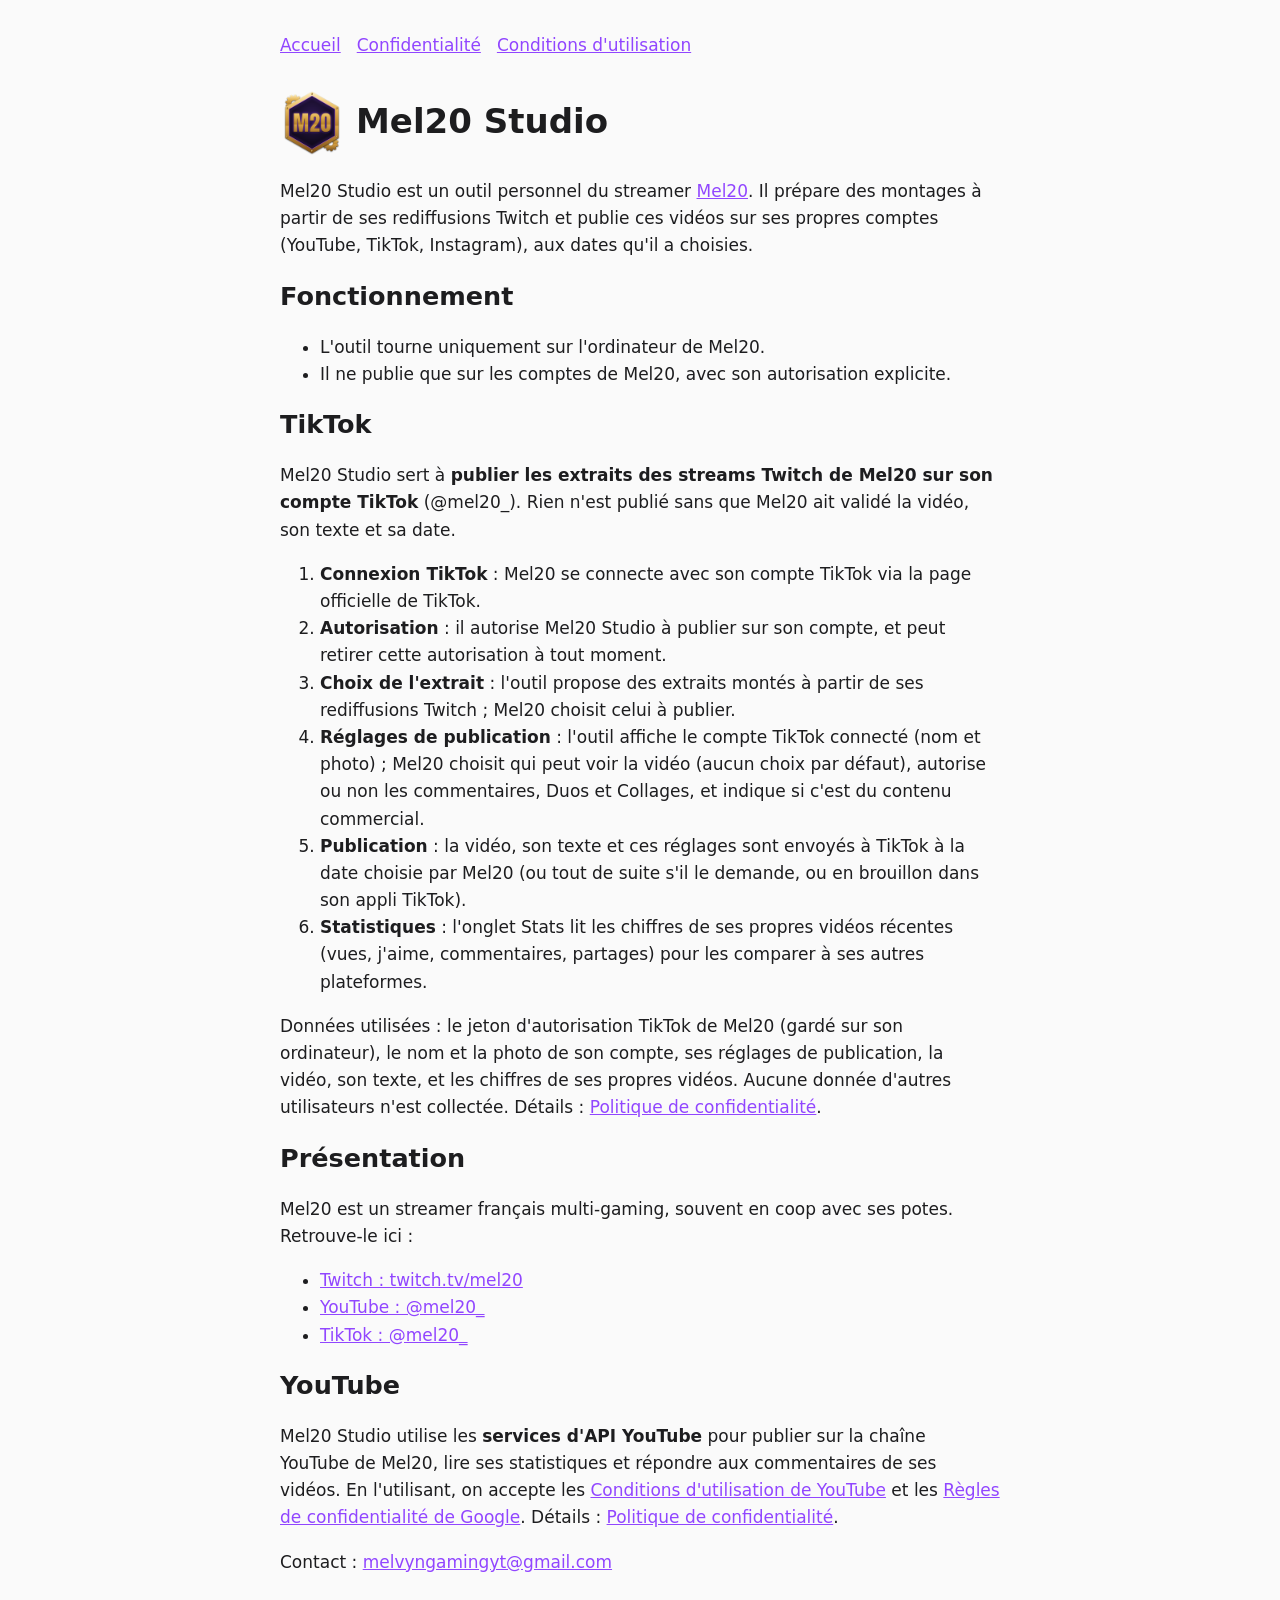
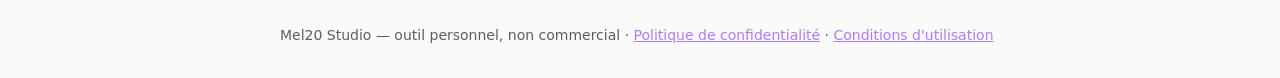
<file: index.html>
<!doctype html>
<html lang="fr">
<head>
<meta charset="utf-8">
<meta name="viewport" content="width=device-width, initial-scale=1">
<title>Mel20 Studio</title>
<link rel="icon" type="image/svg+xml" href="logo.svg">
<link rel="icon" type="image/png" href="logo.png">
<link rel="stylesheet" href="style.css">
</head>
<body>
<nav><a href="index.html">Accueil</a><a href="confidentialite.html">Confidentialité</a><a href="conditions.html">Conditions d'utilisation</a></nav>

<h1><img src="logo.svg" alt="Logo Mel20 Studio" class="logo" style="height:64px">Mel20 Studio</h1>
<p>Mel20 Studio est un outil personnel du streamer <a href="https://www.twitch.tv/mel20">Mel20</a>.
Il prépare des montages à partir de ses rediffusions Twitch et publie ces vidéos sur ses propres comptes
(YouTube, TikTok, Instagram), aux dates qu'il a choisies.</p>

<h2>Fonctionnement</h2>
<ul>
  <li>L'outil tourne uniquement sur l'ordinateur de Mel20.</li>
  <li>Il ne publie que sur les comptes de Mel20, avec son autorisation explicite.</li>
</ul>

<h2>TikTok</h2>
<p>Mel20 Studio sert à <strong>publier les extraits des streams Twitch de Mel20 sur son compte TikTok</strong> (@mel20_).
Rien n'est publié sans que Mel20 ait validé la vidéo, son texte et sa date.</p>
<ol>
  <li><strong>Connexion TikTok</strong> : Mel20 se connecte avec son compte TikTok via la page officielle de TikTok.</li>
  <li><strong>Autorisation</strong> : il autorise Mel20 Studio à publier sur son compte, et peut retirer cette autorisation à tout moment.</li>
  <li><strong>Choix de l'extrait</strong> : l'outil propose des extraits montés à partir de ses rediffusions Twitch ; Mel20 choisit celui à publier.</li>
  <li><strong>Réglages de publication</strong> : l'outil affiche le compte TikTok connecté (nom et photo) ; Mel20 choisit qui peut
  voir la vidéo (aucun choix par défaut), autorise ou non les commentaires, Duos et Collages, et indique si c'est du contenu commercial.</li>
  <li><strong>Publication</strong> : la vidéo, son texte et ces réglages sont envoyés à TikTok à la date choisie par Mel20
  (ou tout de suite s'il le demande, ou en brouillon dans son appli TikTok).</li>
  <li><strong>Statistiques</strong> : l'onglet Stats lit les chiffres de ses propres vidéos récentes (vues, j'aime, commentaires,
  partages) pour les comparer à ses autres plateformes.</li>
</ol>
<p>Données utilisées : le jeton d'autorisation TikTok de Mel20 (gardé sur son ordinateur), le nom et la photo de son compte,
ses réglages de publication, la vidéo, son texte, et les chiffres de ses propres vidéos.
Aucune donnée d'autres utilisateurs n'est collectée. Détails : <a href="confidentialite.html">Politique de confidentialité</a>.</p>

<h2>Présentation</h2>
<p>Mel20 est un streamer français multi-gaming, souvent en coop avec ses potes. Retrouve-le ici :</p>
<ul>
  <li><a href="https://www.twitch.tv/mel20">Twitch : twitch.tv/mel20</a></li>
  <li><a href="https://www.youtube.com/@mel20_">YouTube : @mel20_</a></li>
  <li><a href="https://www.tiktok.com/@mel20_">TikTok : @mel20_</a></li>
</ul>

<h2>YouTube</h2>
<p>Mel20 Studio utilise les <strong>services d'API YouTube</strong> pour publier sur la chaîne YouTube de Mel20, lire ses statistiques
et répondre aux commentaires de ses vidéos. En l'utilisant, on accepte les
<a href="https://www.youtube.com/t/terms">Conditions d'utilisation de YouTube</a> et les
<a href="https://policies.google.com/privacy">Règles de confidentialité de Google</a>.
Détails : <a href="confidentialite.html">Politique de confidentialité</a>.</p>

<p>Contact : <a href="mailto:melvyngamingyt@gmail.com">melvyngamingyt@gmail.com</a></p>

<footer>Mel20 Studio — outil personnel, non commercial ·
<a href="confidentialite.html">Politique de confidentialité</a> · <a href="conditions.html">Conditions d'utilisation</a></footer>
</body>
</html>
</file>
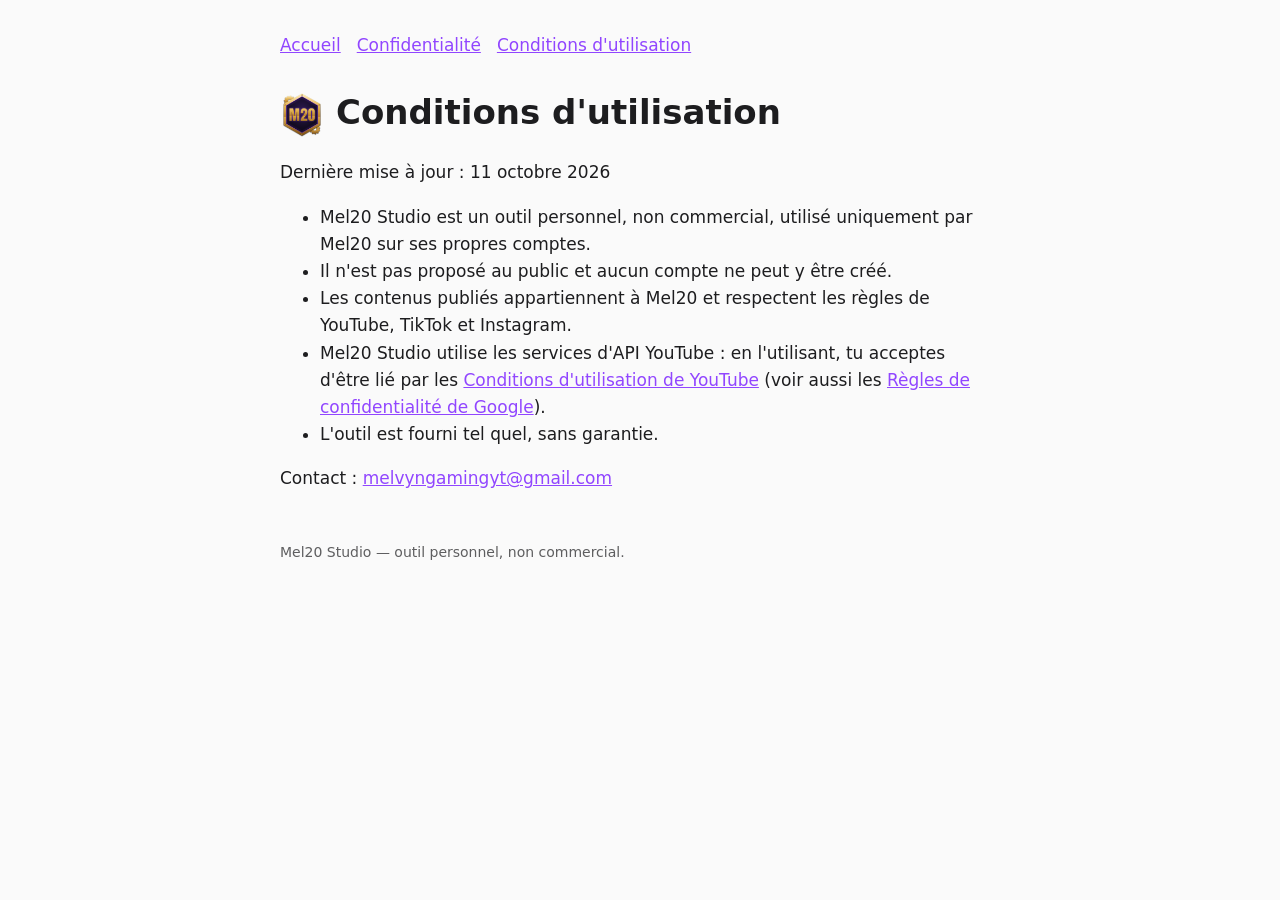
<file: conditions.html>
<!doctype html>
<html lang="fr">
<head>
<meta charset="utf-8">
<meta name="viewport" content="width=device-width, initial-scale=1">
<title>Conditions — Mel20 Studio</title>
<link rel="icon" type="image/svg+xml" href="logo.svg">
<link rel="icon" type="image/png" href="logo.png">
<link rel="stylesheet" href="style.css">
</head>
<body>
<nav><a href="index.html">Accueil</a><a href="confidentialite.html">Confidentialité</a><a href="conditions.html">Conditions d'utilisation</a></nav>

<h1><img src="logo.svg" alt="Logo Mel20" class="logo">Conditions d'utilisation</h1>
<p>Dernière mise à jour : 11 octobre 2026</p>

<ul>
  <li>Mel20 Studio est un outil personnel, non commercial, utilisé uniquement par Mel20 sur ses propres comptes.</li>
  <li>Il n'est pas proposé au public et aucun compte ne peut y être créé.</li>
  <li>Les contenus publiés appartiennent à Mel20 et respectent les règles de YouTube, TikTok et Instagram.</li>
  <li>Mel20 Studio utilise les services d'API YouTube : en l'utilisant, tu acceptes d'être lié par les
  <a href="https://www.youtube.com/t/terms">Conditions d'utilisation de YouTube</a>
  (voir aussi les <a href="https://policies.google.com/privacy">Règles de confidentialité de Google</a>).</li>
  <li>L'outil est fourni tel quel, sans garantie.</li>
</ul>

<p>Contact : <a href="mailto:melvyngamingyt@gmail.com">melvyngamingyt@gmail.com</a></p>

<footer>Mel20 Studio — outil personnel, non commercial.</footer>
</body>
</html>
</file>
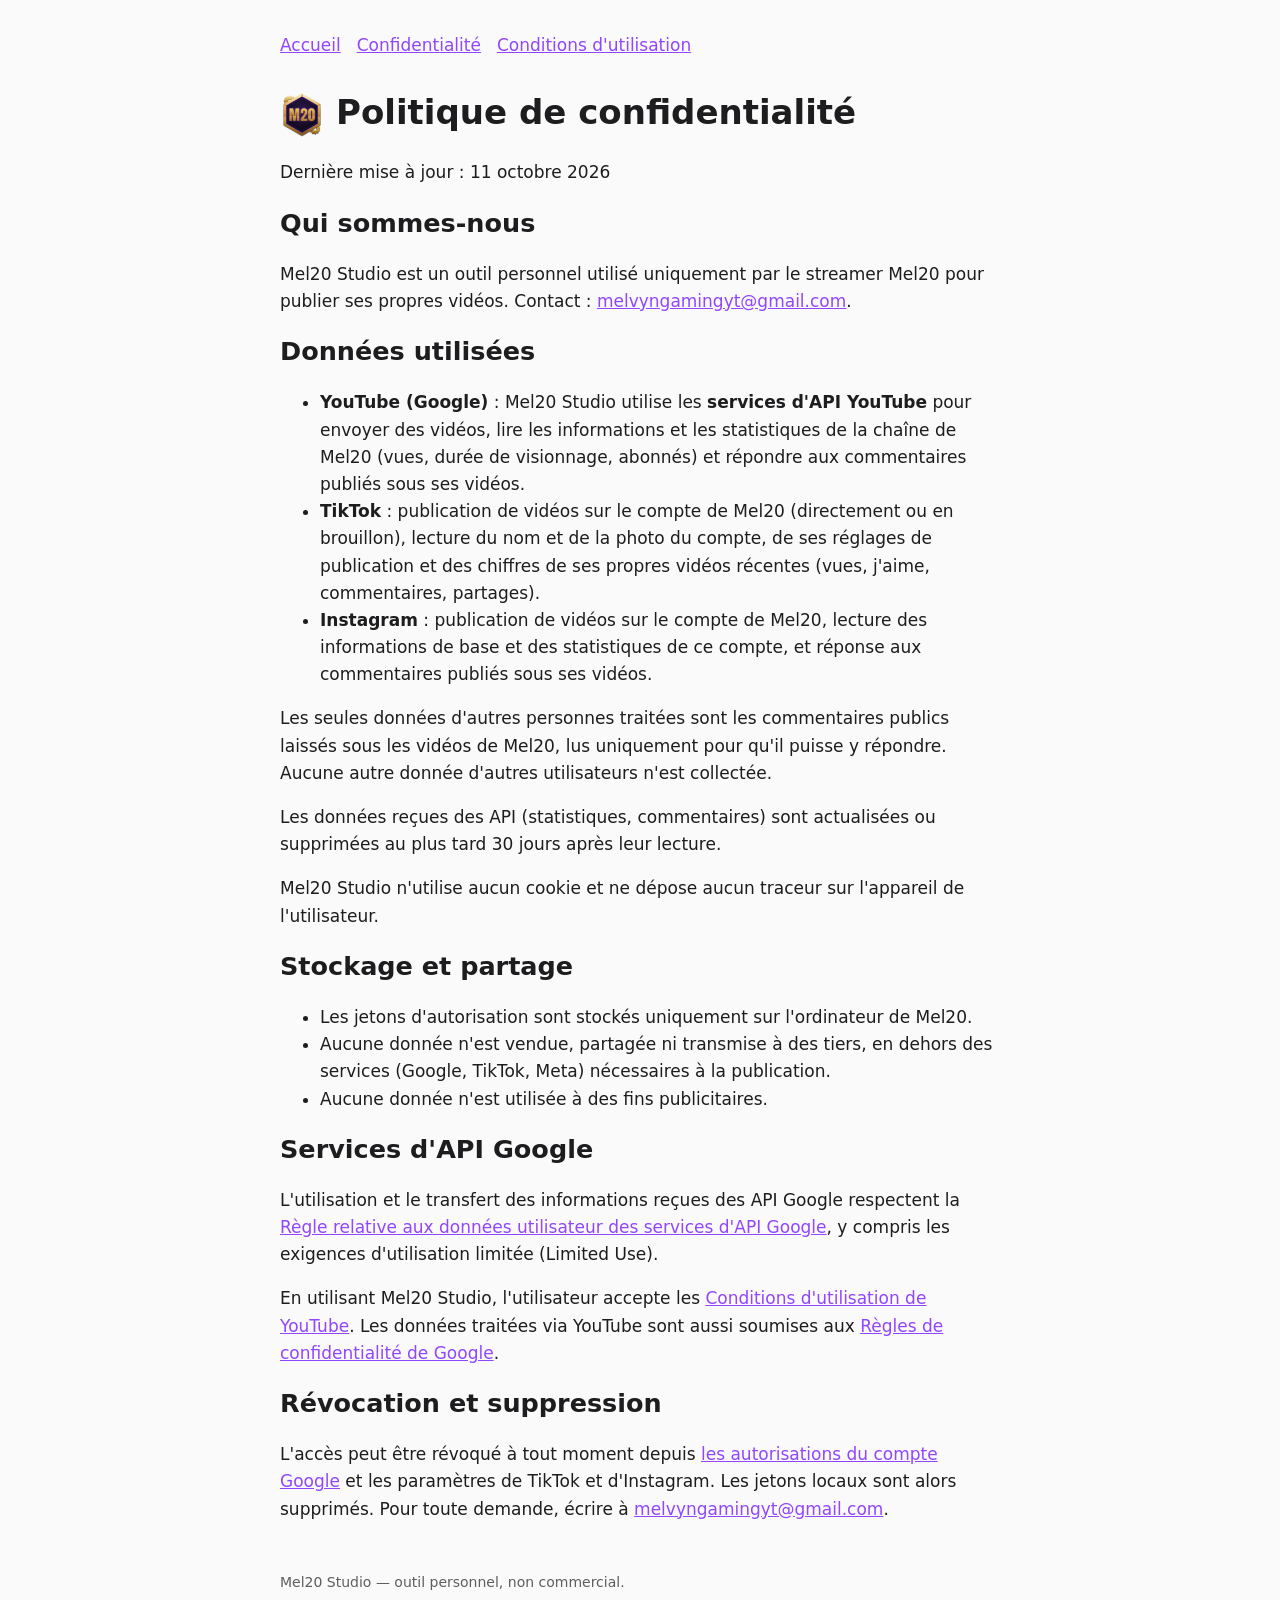
<file: confidentialite.html>
<!doctype html>
<html lang="fr">
<head>
<meta charset="utf-8">
<meta name="viewport" content="width=device-width, initial-scale=1">
<title>Confidentialité — Mel20 Studio</title>
<link rel="icon" type="image/svg+xml" href="logo.svg">
<link rel="icon" type="image/png" href="logo.png">
<link rel="stylesheet" href="style.css">
</head>
<body>
<nav><a href="index.html">Accueil</a><a href="confidentialite.html">Confidentialité</a><a href="conditions.html">Conditions d'utilisation</a></nav>

<h1><img src="logo.svg" alt="Logo Mel20" class="logo">Politique de confidentialité</h1>
<p>Dernière mise à jour : 11 octobre 2026</p>

<h2>Qui sommes-nous</h2>
<p>Mel20 Studio est un outil personnel utilisé uniquement par le streamer Mel20 pour publier ses propres vidéos.
Contact : <a href="mailto:melvyngamingyt@gmail.com">melvyngamingyt@gmail.com</a>.</p>

<h2>Données utilisées</h2>
<ul>
  <li><strong>YouTube (Google)</strong> : Mel20 Studio utilise les <strong>services d'API YouTube</strong> pour envoyer des vidéos,
  lire les informations et les statistiques de la chaîne de Mel20 (vues, durée de visionnage, abonnés) et répondre aux commentaires
  publiés sous ses vidéos.</li>
  <li><strong>TikTok</strong> : publication de vidéos sur le compte de Mel20 (directement ou en brouillon), lecture du nom et de
  la photo du compte, de ses réglages de publication et des chiffres de ses propres vidéos récentes (vues, j'aime, commentaires, partages).</li>
  <li><strong>Instagram</strong> : publication de vidéos sur le compte de Mel20, lecture des informations de base et des
  statistiques de ce compte, et réponse aux commentaires publiés sous ses vidéos.</li>
</ul>
<p>Les seules données d'autres personnes traitées sont les commentaires publics laissés sous les vidéos de Mel20, lus uniquement
pour qu'il puisse y répondre. Aucune autre donnée d'autres utilisateurs n'est collectée.</p>
<p>Les données reçues des API (statistiques, commentaires) sont actualisées ou supprimées au plus tard 30 jours après leur lecture.</p>
<p>Mel20 Studio n'utilise aucun cookie et ne dépose aucun traceur sur l'appareil de l'utilisateur.</p>

<h2>Stockage et partage</h2>
<ul>
  <li>Les jetons d'autorisation sont stockés uniquement sur l'ordinateur de Mel20.</li>
  <li>Aucune donnée n'est vendue, partagée ni transmise à des tiers, en dehors des services
  (Google, TikTok, Meta) nécessaires à la publication.</li>
  <li>Aucune donnée n'est utilisée à des fins publicitaires.</li>
</ul>

<h2>Services d'API Google</h2>
<p>L'utilisation et le transfert des informations reçues des API Google respectent la
<a href="https://developers.google.com/terms/api-services-user-data-policy">Règle relative aux données utilisateur des services d'API Google</a>,
y compris les exigences d'utilisation limitée (Limited Use).</p>
<p>En utilisant Mel20 Studio, l'utilisateur accepte les
<a href="https://www.youtube.com/t/terms">Conditions d'utilisation de YouTube</a>. Les données traitées via YouTube sont aussi soumises
aux <a href="https://policies.google.com/privacy">Règles de confidentialité de Google</a>.</p>

<h2>Révocation et suppression</h2>
<p>L'accès peut être révoqué à tout moment depuis
<a href="https://myaccount.google.com/permissions">les autorisations du compte Google</a>
et les paramètres de TikTok et d'Instagram. Les jetons locaux sont alors supprimés.
Pour toute demande, écrire à <a href="mailto:melvyngamingyt@gmail.com">melvyngamingyt@gmail.com</a>.</p>

<footer>Mel20 Studio — outil personnel, non commercial.</footer>
</body>
</html>
</file>
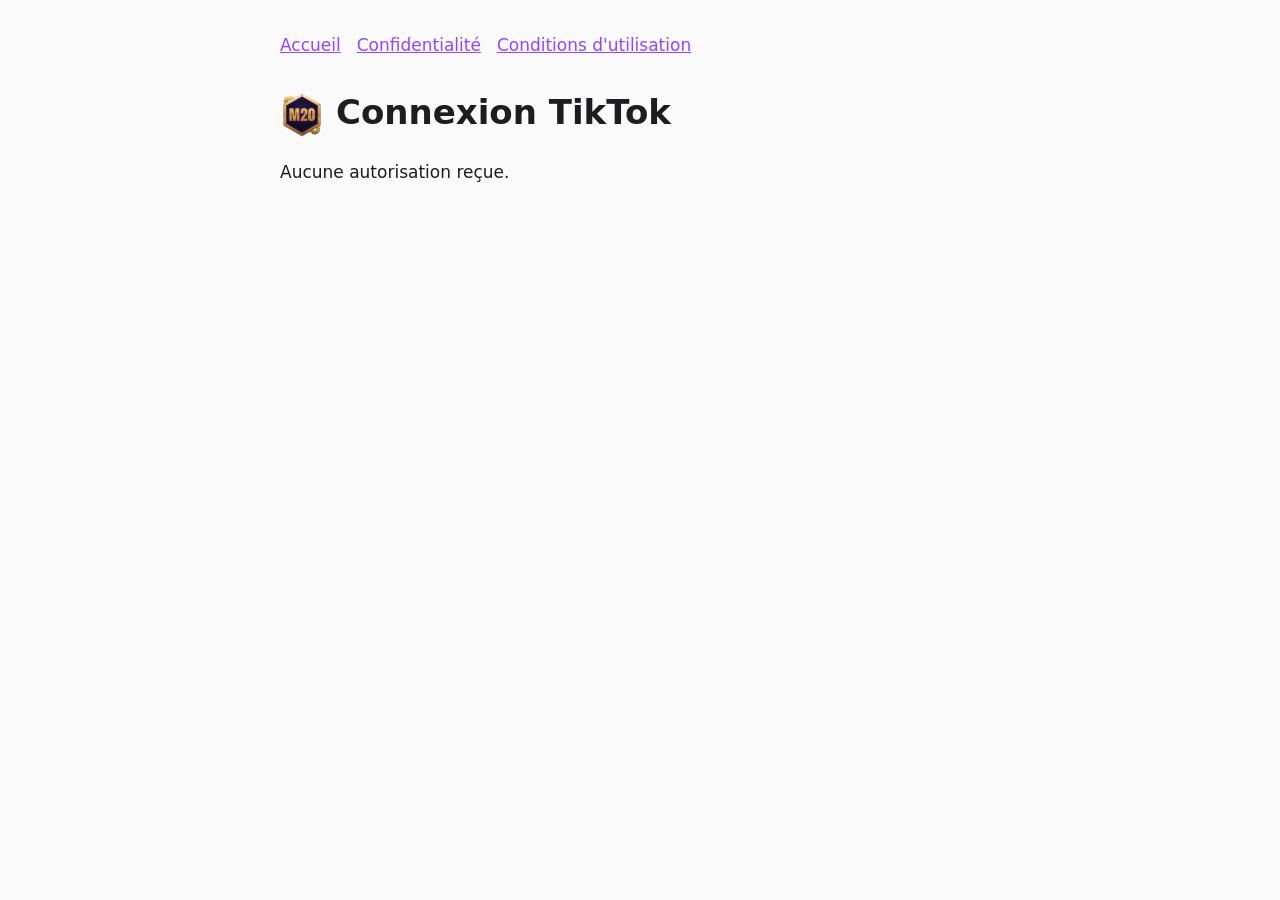
<file: tiktok.html>
<!doctype html>
<html lang="fr">
<head>
<meta charset="utf-8">
<meta name="viewport" content="width=device-width, initial-scale=1">
<title>Connexion TikTok — Mel20 Studio</title>
<link rel="icon" type="image/svg+xml" href="logo.svg">
<link rel="icon" type="image/png" href="logo.png">
<link rel="stylesheet" href="style.css">
</head>
<body>
<nav><a href="index.html">Accueil</a><a href="confidentialite.html">Confidentialité</a><a href="conditions.html">Conditions d'utilisation</a></nav>
<h1><img src="logo.svg" alt="Logo Mel20" class="logo">Connexion TikTok</h1>
<p id="msg">Aucune autorisation reçue.</p>
<script>
  // TikTok renvoie ici après autorisation : on affiche le code à recopier dans Mel20 Studio (rien n'est envoyé ailleurs).
  const p = new URLSearchParams(location.search);
  const m = document.getElementById("msg");
  if (p.get("code")) m.textContent = "Autorisation reçue. Copie toute l'adresse de cette page et colle-la dans Mel20 Studio.";
  else if (p.get("error")) m.textContent = "Autorisation refusée : " + p.get("error");
</script>
</body>
</html>
</file>
<file: style.css>
:root { color-scheme: light dark; --fond: #fafafa; --texte: #1d1d1f; --accent: #9146ff; }
@media (prefers-color-scheme: dark) { :root { --fond: #18181b; --texte: #efeff1; } }
body { background: var(--fond); color: var(--texte); font: 17px/1.6 system-ui, sans-serif;
       max-width: 720px; margin: 0 auto; padding: 32px 16px; }
h1, h2 { line-height: 1.25; }
a { color: var(--accent); }
nav { display: flex; gap: 16px; flex-wrap: wrap; margin-bottom: 32px; }
footer { margin-top: 48px; font-size: 14px; opacity: .7; }
.logo { height: 44px; width: auto; vertical-align: middle; margin-right: 12px; }
</file>
